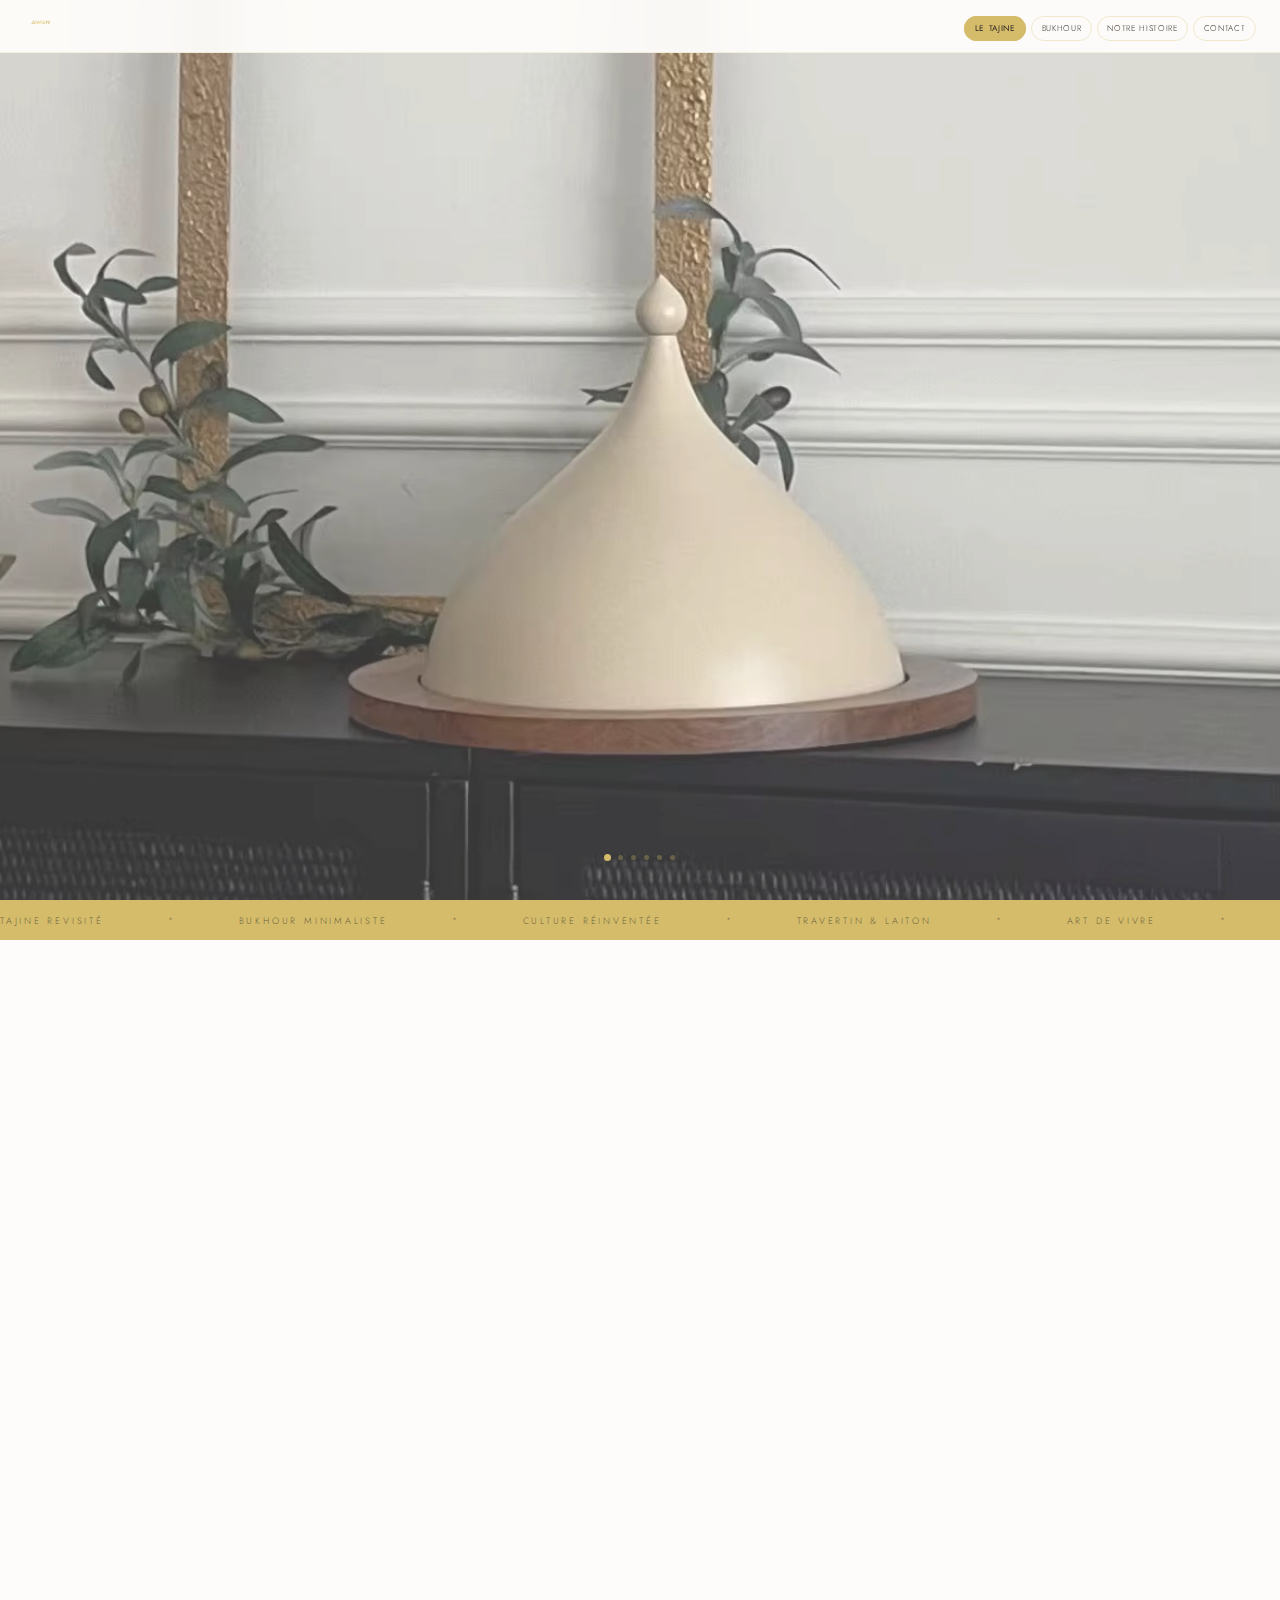
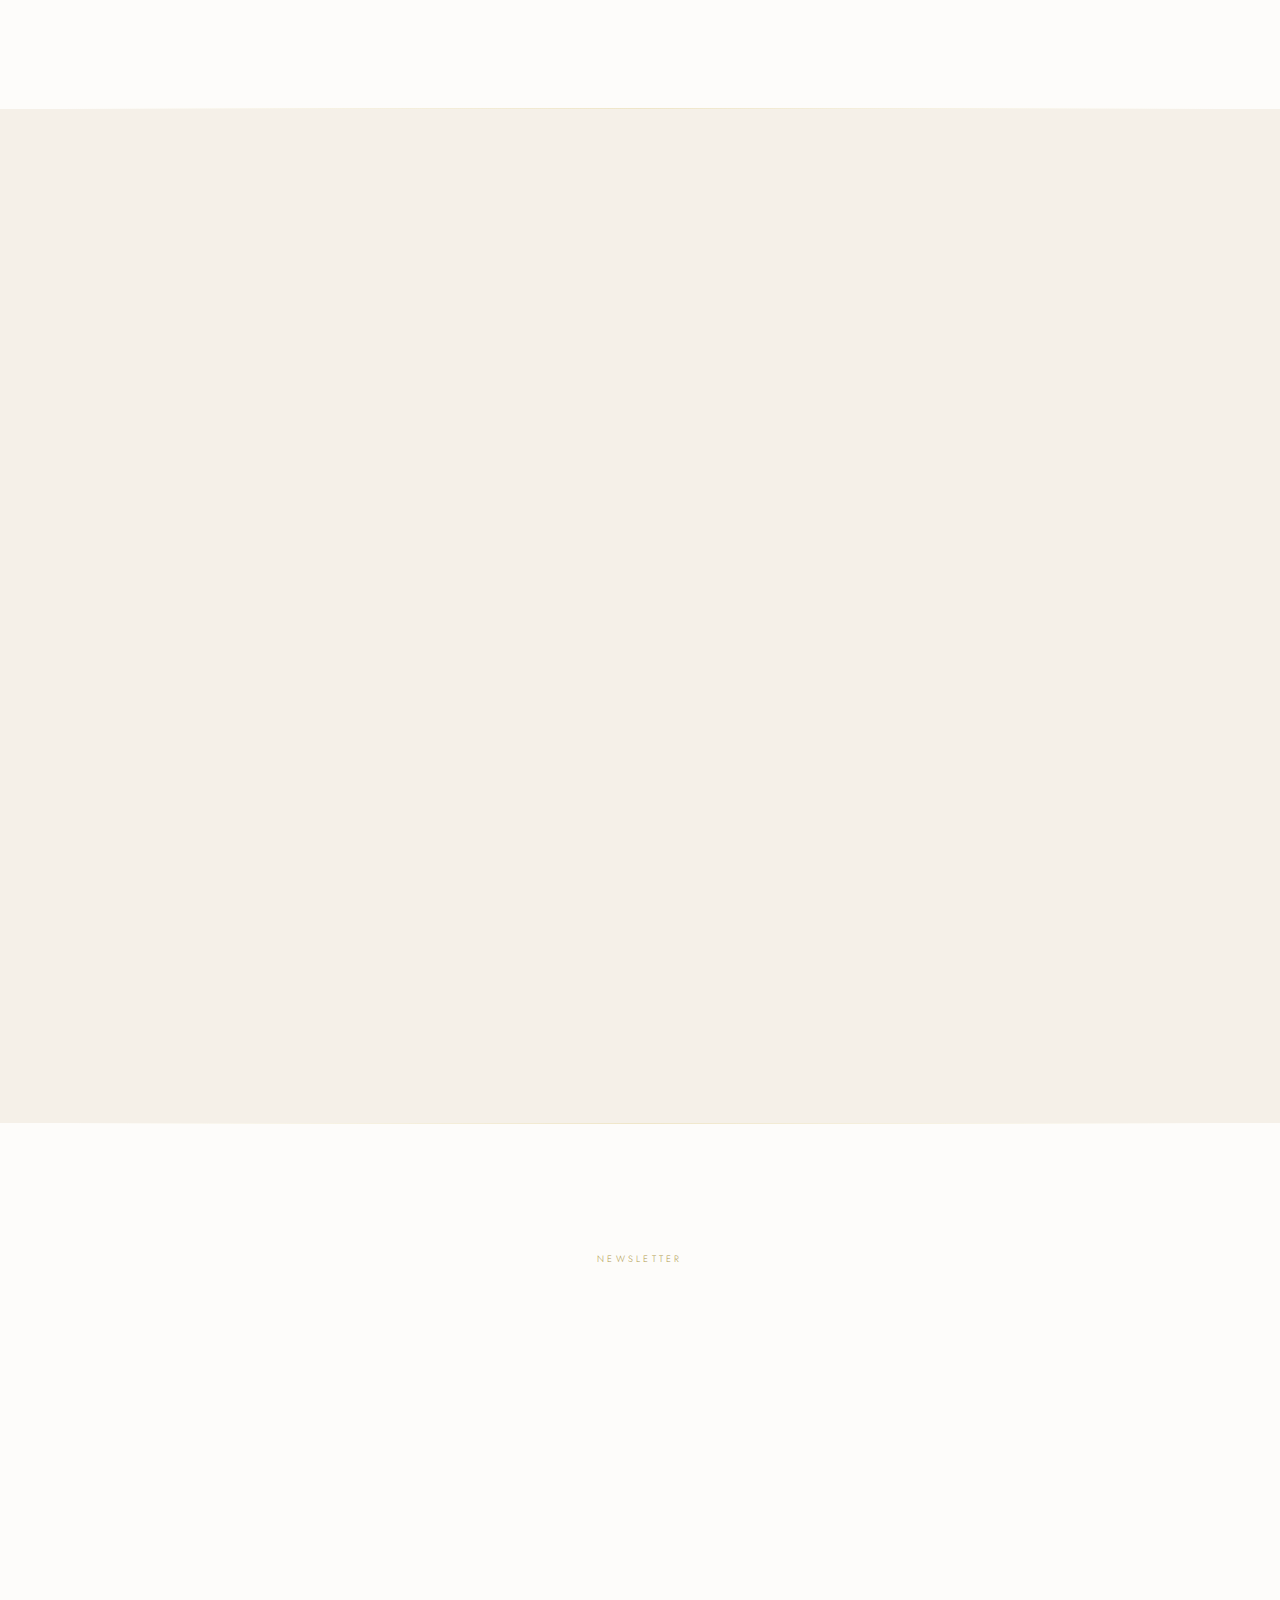
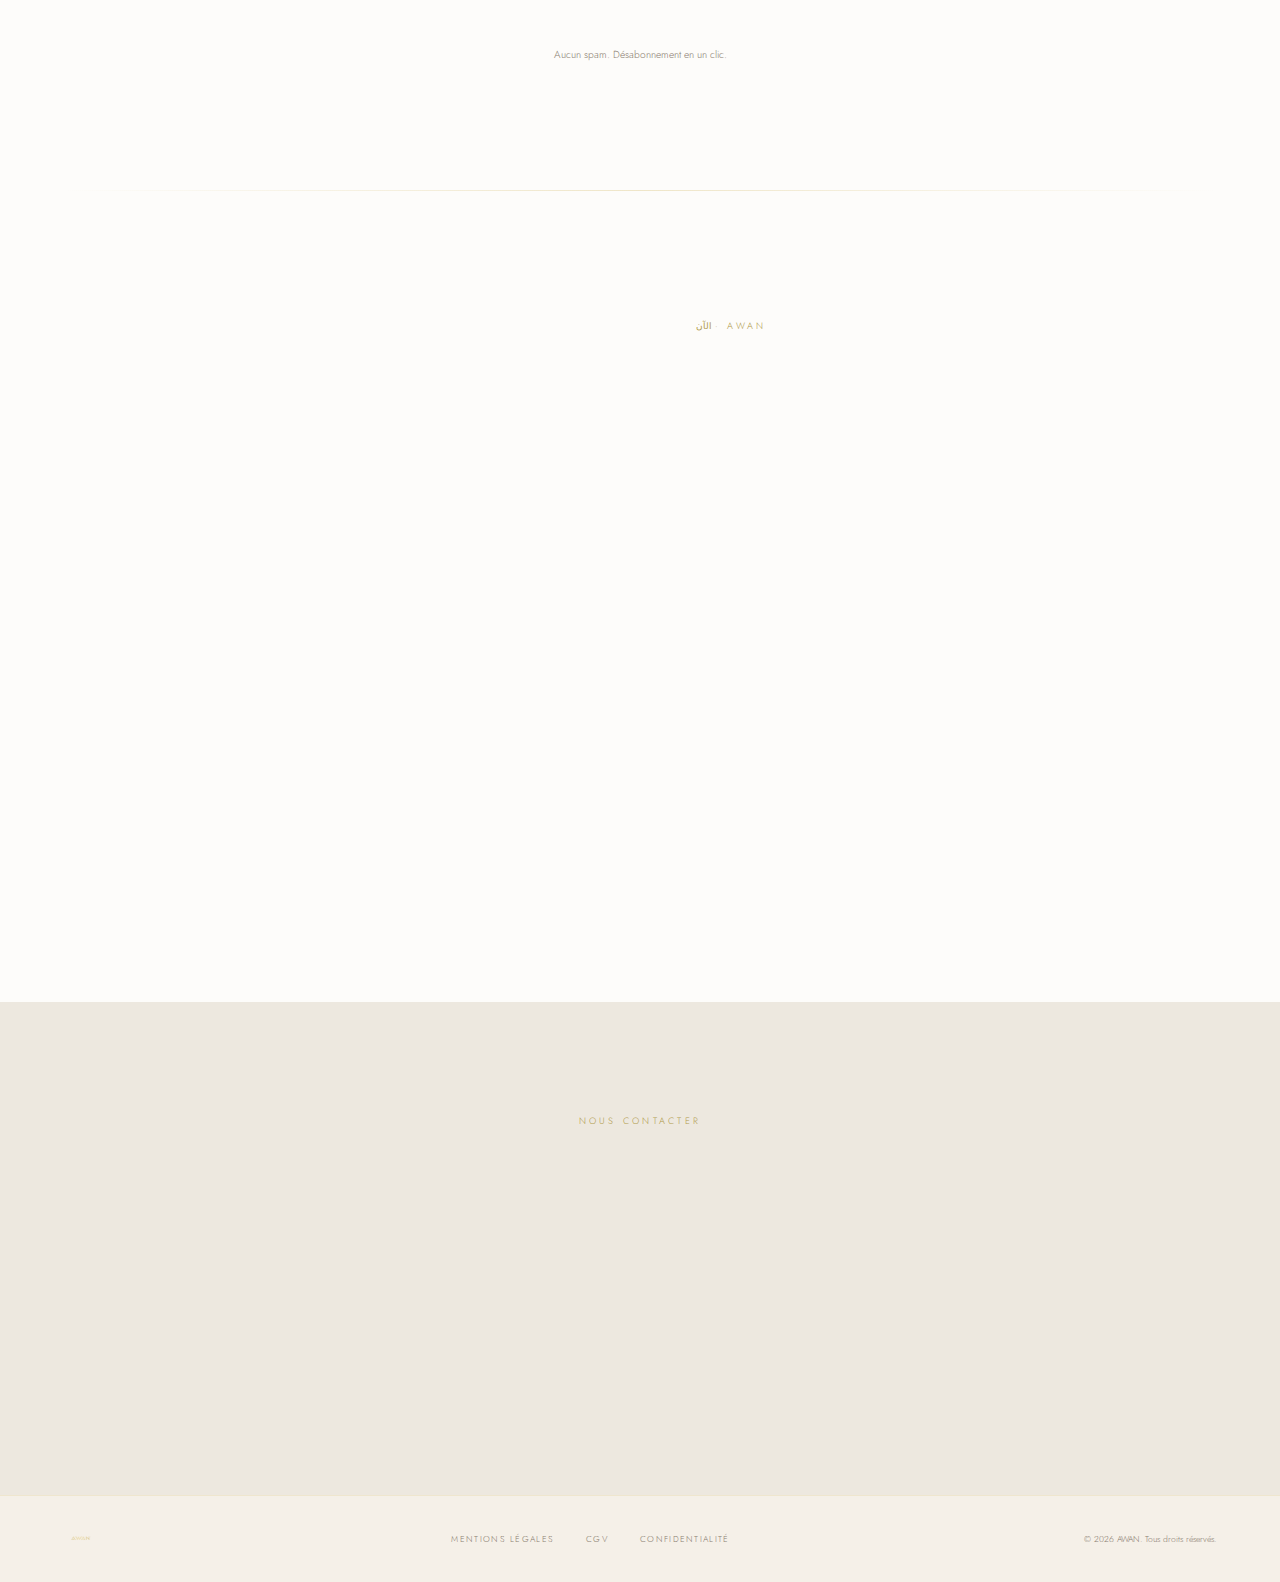
<file: index.html>
<!DOCTYPE html>

<html lang="fr">
<head>
<meta charset="UTF-8">
<meta name="viewport" content="width=device-width, initial-scale=1.0">
<title>AWAN — L'instant devient présent</title>
<link rel="preconnect" href="https://fonts.googleapis.com">
<link href="https://fonts.googleapis.com/css2?family=Cormorant+Garamond:ital,wght@0,300;0,400;1,300;1,400&family=Jost:wght@200;300;400&display=swap" rel="stylesheet">
<style>
:root{--gold:#D5BC6B;--gold-light:#EDD98A;--gold-dark:#B09A4A;--white:#FDFCFA;--cream:#F5F0E8;--greige:#EDE8DF;--charcoal:#2A2520;--text:#3D3530;--text-light:#8A7D70;}
*{margin:0;padding:0;box-sizing:border-box;}html{scroll-behavior:smooth;}
body{font-family:'Jost',sans-serif;background:var(--white);color:var(--text);font-weight:300;overflow-x:hidden;}
nav{position:fixed;top:0;left:0;right:0;z-index:100;display:flex;justify-content:space-between;align-items:center;padding:0.75rem 1.5rem;background:rgba(253,252,250,0.96);border-bottom:1px solid rgba(213,188,107,0.2);backdrop-filter:blur(12px);}
.nav-logo img{height:22px;flex-shrink:0;}
.nav-links{display:flex;gap:0.3rem;list-style:none;flex-wrap:nowrap;}
.nav-links a{font-size:0.52rem;letter-spacing:0.08em;text-transform:uppercase;color:var(--text);text-decoration:none;padding:0.32rem 0.6rem;border:1px solid rgba(213,188,107,0.3);border-radius:50px;transition:all 0.3s;white-space:nowrap;}
.nav-links a:hover{background:var(--cream);border-color:var(--gold);color:var(--gold-dark);}
.nav-links a.active{background:var(--gold);border-color:var(--gold);color:var(--charcoal);font-weight:400;}
.hero{height:100vh;position:relative;display:flex;flex-direction:column;align-items:center;justify-content:center;text-align:center;overflow:hidden;}
.slides{position:absolute;inset:0;z-index:0;}
.slide{position:absolute;inset:0;background-size:cover;background-position:center;opacity:0;transition:opacity 2s ease-in-out;}
.slide.active{opacity:1;}
.slides::after{content:'';position:absolute;inset:0;background:rgba(253,252,250,0.22);z-index:1;}
.hero-watermark{position:absolute;inset:0;z-index:2;display:flex;align-items:center;justify-content:center;pointer-events:none;}
.hero-watermark img{width:min(80vw,720px);opacity:0.06;filter:grayscale(1);}
.hero-content{position:relative;z-index:3;padding:0 1rem;}
.hero-eyebrow{font-size:0.6rem;letter-spacing:0.38em;text-transform:uppercase;color:var(--gold-dark);margin-bottom:2.5rem;opacity:0;animation:fadeUp 1s 0.3s forwards;}
.hero-logo-main{margin-bottom:2rem;}
.hero-logo-main img{width:clamp(320px,80vw,900px);height:auto;display:block;margin:0 auto;opacity:0;animation:fadeUp 1s 0.6s forwards;}
.hero-tagline{font-family:'Cormorant Garamond',serif;font-size:clamp(1.1rem,2.5vw,1.8rem);font-weight:300;font-style:italic;color:var(--charcoal);opacity:0;animation:fadeUp 1s 0.9s forwards;}
.gold-line{width:40px;height:1px;background:var(--gold);margin:1.8rem auto;opacity:0;animation:fadeIn 1s 1.1s forwards;}
.hero-sub{font-size:0.68rem;letter-spacing:0.28em;text-transform:uppercase;color:var(--text-light);margin-bottom:2.5rem;opacity:0;animation:fadeUp 1s 1.2s forwards;}
.hero-cta{display:inline-flex;align-items:center;gap:0.75rem;font-size:0.65rem;letter-spacing:0.2em;text-transform:uppercase;color:var(--charcoal);text-decoration:none;border:1px solid rgba(213,188,107,0.5);border-radius:50px;padding:0.9rem 2.2rem;transition:all 0.4s;opacity:0;animation:fadeUp 1s 1.4s forwards;background:rgba(253,252,250,0.8);backdrop-filter:blur(8px);}
.hero-cta:hover{background:var(--gold);border-color:var(--gold);}
.slide-dots{position:absolute;bottom:2.5rem;left:50%;transform:translateX(-50%);z-index:4;display:flex;gap:0.5rem;}
.sdot{width:5px;height:5px;border-radius:50%;background:rgba(213,188,107,0.3);transition:all 0.3s;cursor:pointer;}
.sdot.active{background:var(--gold);transform:scale(1.4);}
.marquee-wrap{overflow:hidden;padding:0.85rem 0;background:var(--gold);}
.marquee{display:flex;gap:4rem;animation:marquee 22s linear infinite;white-space:nowrap;}
.marquee span{font-size:0.58rem;letter-spacing:0.3em;text-transform:uppercase;color:rgba(42,37,32,0.65);flex-shrink:0;}
.marquee .dm{color:rgba(42,37,32,0.35);font-size:0.4rem;}
.sep-dore{height:1px;background:linear-gradient(to right,transparent,rgba(213,188,107,0.35),transparent);margin:0 4rem;}
.phare{padding:8rem 4rem;display:grid;grid-template-columns:1fr 1fr;gap:6rem;max-width:1200px;margin:0 auto;align-items:center;background:var(--white);}
.phare-gallery{display:grid;grid-template-columns:1fr 1fr;grid-template-rows:300px 200px;gap:6px;}
.phare-gallery .main-img{grid-column:1/3;overflow:hidden;}
.phare-gallery .main-img img,.phare-gallery .sub-img img{width:100%;height:100%;object-fit:cover;transition:transform 0.8s cubic-bezier(0.4,0,0.2,1);}
.phare-gallery .main-img:hover img,.phare-gallery .sub-img:hover img{transform:scale(1.04);}
.phare-gallery .sub-img{overflow:hidden;}
.phare-badge{display:inline-flex;align-items:center;gap:0.5rem;background:var(--gold);color:var(--charcoal);font-size:0.56rem;letter-spacing:0.2em;text-transform:uppercase;padding:0.32rem 0.85rem;border-radius:50px;margin-bottom:1.5rem;font-weight:400;}
.phare-badge::before{content:'✦';font-size:0.38rem;}
.phare-title{font-family:'Cormorant Garamond',serif;font-size:clamp(2.4rem,4vw,3.8rem);font-weight:300;line-height:1.05;color:var(--charcoal);margin-bottom:0.5rem;}
.phare-title em{font-style:italic;color:var(--gold-dark);}
.phare-subtitle{font-size:0.68rem;letter-spacing:0.18em;text-transform:uppercase;color:var(--text-light);margin-bottom:2rem;}
.phare-desc{font-size:0.85rem;line-height:2;color:var(--text-light);margin-bottom:2rem;}
.phare-features{display:flex;flex-direction:column;gap:0.65rem;margin-bottom:2.5rem;}
.phare-feature{display:flex;align-items:center;gap:0.8rem;font-size:0.7rem;color:var(--text);}
.phare-feature::before{content:'';width:16px;height:1px;background:var(--gold);flex-shrink:0;}
.phare-cta{display:inline-flex;align-items:center;gap:0.75rem;font-size:0.66rem;letter-spacing:0.2em;text-transform:uppercase;color:var(--charcoal);text-decoration:none;background:var(--gold);border:1px solid var(--gold);border-radius:50px;padding:1rem 2.5rem;transition:all 0.3s;}
.phare-cta:hover{background:var(--gold-dark);border-color:var(--gold-dark);}
.coeur{padding:8rem 4rem;background:var(--cream);}
.coeur-header{text-align:center;margin-bottom:4rem;}
.coeur-badge{display:inline-flex;align-items:center;gap:0.4rem;background:var(--white);color:var(--gold-dark);font-size:0.56rem;letter-spacing:0.2em;text-transform:uppercase;padding:0.32rem 0.85rem;border-radius:50px;border:1px solid rgba(213,188,107,0.4);margin-bottom:1.2rem;}
.coeur-badge::before{content:'♡';}
.section-label{font-size:0.58rem;letter-spacing:0.35em;text-transform:uppercase;color:var(--gold-dark);margin-bottom:0.8rem;display:block;}
.section-title{font-family:'Cormorant Garamond',serif;font-size:clamp(2rem,4vw,3rem);font-weight:300;line-height:1.2;color:var(--charcoal);margin-bottom:1rem;}
.section-title em{font-style:italic;color:var(--gold-dark);}
.section-sub{font-size:0.78rem;color:var(--text-light);line-height:1.9;max-width:480px;margin:0 auto;}
.bukhour-grid-4{display:grid;grid-template-columns:repeat(4,1fr);gap:16px;max-width:1200px;margin:0 auto;}
.bk-card{background:var(--white);border:1px solid rgba(213,188,107,0.12);overflow:hidden;display:flex;flex-direction:column;}
.bk-slider{position:relative;aspect-ratio:4/5;overflow:hidden;flex-shrink:0;}
.bk-slide{position:absolute;inset:0;background-size:cover;background-position:center top;opacity:0;transition:opacity 0.7s ease;}
.bk-slide.active{opacity:1;}
.bk-dots{position:absolute;bottom:0.8rem;left:50%;transform:translateX(-50%);display:flex;gap:0.4rem;z-index:2;}
.bk-dot{width:5px;height:5px;border-radius:50%;background:rgba(255,255,255,0.45);cursor:pointer;transition:all 0.3s;border:none;padding:0;}
.bk-dot.active{background:var(--gold);transform:scale(1.4);}
.bk-info{padding:1.3rem;flex:1;display:flex;flex-direction:column;}
.bk-mat{font-size:0.52rem;letter-spacing:0.22em;text-transform:uppercase;color:var(--gold-dark);margin-bottom:0.35rem;}
.bk-name{font-family:'Cormorant Garamond',serif;font-size:1.25rem;font-weight:300;color:var(--charcoal);margin-bottom:0.5rem;}
.bk-desc{font-size:0.68rem;line-height:1.75;color:var(--text-light);margin-bottom:0.9rem;flex:1;}
.soon-badge{display:inline-block;font-size:0.48rem;letter-spacing:0.18em;text-transform:uppercase;color:var(--gold-dark);border:1px solid rgba(213,188,107,0.4);padding:0.26rem 0.6rem;border-radius:50px;background:var(--cream);}
.waitlist{padding:8rem 4rem;text-align:center;background:var(--white);}
.waitlist-inner{max-width:580px;margin:0 auto;}
.waitlist .section-title{color:var(--gold);}
.waitlist .section-title em{color:var(--gold-dark);}
.discount-pill{display:inline-flex;align-items:center;gap:0.6rem;background:var(--gold);color:var(--charcoal);font-size:0.72rem;letter-spacing:0.1em;text-transform:uppercase;padding:0.55rem 1.4rem;border-radius:50px;margin:1rem 0 2rem;font-weight:400;}
.discount-pill strong{font-size:1.1rem;font-family:'Cormorant Garamond',serif;font-weight:400;}
.form-row{display:flex;max-width:460px;margin:0 auto;border:1px solid rgba(213,188,107,0.4);border-radius:50px;overflow:hidden;}
.form-row input{flex:1;padding:1rem 1.5rem;border:none;background:transparent;font-family:'Jost',sans-serif;font-size:0.78rem;color:var(--charcoal);outline:none;}
.form-row input::placeholder{color:var(--text-light);}
.form-row button{padding:1rem 1.8rem;background:var(--gold);color:var(--charcoal);border:none;font-family:'Jost',sans-serif;font-size:0.58rem;letter-spacing:0.18em;text-transform:uppercase;cursor:pointer;transition:background 0.3s;white-space:nowrap;border-radius:0 50px 50px 0;}
.form-row button:hover{background:var(--gold-dark);}
.form-note{margin-top:1rem;font-size:0.64rem;color:var(--text-light);}
.success-msg{display:none;font-size:0.68rem;letter-spacing:0.12em;color:var(--gold-dark);margin-top:1.2rem;text-transform:uppercase;}
.about-wrap{padding:8rem 4rem;background:var(--white);display:grid;grid-template-columns:1fr 1fr;gap:7rem;max-width:1100px;margin:0 auto;align-items:center;}
.about-visual{position:relative;height:500px;display:flex;align-items:center;justify-content:center;}
.about-rect-bg{position:absolute;inset:0;background:var(--cream);border:1px solid rgba(213,188,107,0.15);}
.about-logo-big{position:relative;z-index:2;width:72%;opacity:0.5;filter:drop-shadow(0 4px 24px rgba(213,188,107,0.15));}
.about-gold-dot{position:absolute;bottom:2rem;right:2rem;width:8px;height:8px;border-radius:50%;background:var(--gold);z-index:3;}
.about-quote{font-family:'Cormorant Garamond',serif;font-size:1.05rem;font-style:italic;color:var(--gold-dark);margin-bottom:2rem;line-height:1.8;}
.about-body{font-size:0.82rem;line-height:2.1;color:var(--text-light);margin-bottom:2rem;}
.about-values{display:flex;flex-direction:column;gap:0.75rem;}
.value-item{display:flex;align-items:center;gap:1rem;font-size:0.7rem;color:var(--text);}
.value-item::before{content:'';width:18px;height:1px;background:var(--gold);flex-shrink:0;}
.contact{padding:7rem 4rem;background:var(--greige);text-align:center;}
.contact .section-title{color:var(--charcoal);}
.contact .section-title em{color:var(--gold-dark);}
.contact-links{display:flex;justify-content:center;gap:1.2rem;margin-top:3rem;flex-wrap:wrap;}
.contact-link{font-size:0.65rem;letter-spacing:0.18em;text-transform:uppercase;color:var(--text-light);text-decoration:none;transition:all 0.3s;display:flex;flex-direction:column;align-items:center;gap:0.5rem;padding:1rem 1.8rem;border:1px solid rgba(213,188,107,0.35);border-radius:50px;background:var(--white);}
.contact-link:hover{color:var(--gold-dark);border-color:var(--gold);}
.contact-icon{font-size:1rem;}
footer{padding:2rem 4rem;background:var(--cream);border-top:1px solid rgba(213,188,107,0.2);display:flex;justify-content:space-between;align-items:center;}
footer img{height:22px;opacity:0.6;}
.footer-links{display:flex;gap:2rem;}
.footer-links a{font-size:0.54rem;letter-spacing:0.15em;text-transform:uppercase;color:var(--text-light);text-decoration:none;transition:color 0.3s;}
.footer-links a:hover{color:var(--gold-dark);}
.footer-copy{font-size:0.54rem;color:var(--text-light);}
@keyframes fadeUp{from{opacity:0;transform:translateY(22px);}to{opacity:1;transform:translateY(0);}}
@keyframes fadeIn{from{opacity:0;}to{opacity:1;}}
@keyframes marquee{from{transform:translateX(0);}to{transform:translateX(-50%);}}
@keyframes floatLinen{0%,100%{transform:translateY(0);}50%{transform:translateY(-7px);}}
.drift{opacity:0;transform:translateY(34px);transition:opacity 1.2s cubic-bezier(0.22,1,0.36,1),transform 1.2s cubic-bezier(0.22,1,0.36,1);}
.drift.d2{transition-delay:0.13s;}.drift.d3{transition-delay:0.26s;}.drift.d4{transition-delay:0.39s;}
.drift.visible{opacity:1;transform:translateY(0);}
@media(max-width:768px){
  nav{padding:0.8rem 1rem;}.nav-links{gap:0.3rem;}.nav-links a{padding:0.3rem 0.6rem;font-size:0.55rem;}
  .hero-logo-main img{width:clamp(220px,80vw,440px);}
  .phare{grid-template-columns:1fr;gap:2.5rem;padding:5rem 1.5rem;}
  .phare-gallery{grid-template-rows:240px 160px;}
  .coeur{padding:5rem 1.5rem;}
  .bukhour-grid-4{grid-template-columns:1fr 1fr;gap:10px;}
  .about-wrap{grid-template-columns:1fr;gap:3rem;padding:5rem 1.5rem;}
  .about-visual{height:260px;}
  .waitlist,.contact{padding:5rem 1.5rem;}
  .sep-dore{margin:0 1.5rem;}
  footer{flex-direction:column;gap:1rem;padding:1.5rem;text-align:center;}
}
</style>
</head>
<body>

<nav>
  <a href="#" class="nav-logo"><img src="logo.png" alt="AWAN"></a>
  <ul class="nav-links">
    <li><a href="#phare" class="active">Le Tajine</a></li>
    <li><a href="#coeur">Bukhour</a></li>
    <li><a href="#about">Notre histoire</a></li>
    <li><a href="#contact">Contact</a></li>
  </ul>
</nav>

<section class="hero">
  <div class="slides" id="slides">
    <div class="slide active" style="background-image:url('tajine1.jpg')"></div>
    <div class="slide" style="background-image:url('tajine2.jpg')"></div>
    <div class="slide" style="background-image:url('tajine3.jpg')"></div>
    <div class="slide" style="background-image:url('sphere1.jpg')"></div>
    <div class="slide" style="background-image:url('coupelle1.jpg')"></div>
    <div class="slide" style="background-image:url('minaret1.jpg')"></div>
  </div>
  <div class="hero-watermark"><img src="logo.png" alt=""></div>
  <div class="hero-content">
    <p class="hero-eyebrow">Réinventer la culture · Art de vivre minimaliste</p>
    <div class="hero-logo-main"><img src="logo.png" alt="AWAN"></div>
    <p class="hero-tagline">L'instant devient présent</p>
    <div class="gold-line"></div>
    <p class="hero-sub">الآن · Objets d'âme, esthétique épurée</p>
    <a href="#phare" class="hero-cta">Découvrir la collection</a>
  </div>
  <div class="slide-dots" id="dots"></div>
</section>

<div class="marquee-wrap">
  <div class="marquee">
    <span>Tajine Revisité</span><span class="dm">✦</span><span>Bukhour Minimaliste</span><span class="dm">✦</span><span>Culture Réinventée</span><span class="dm">✦</span><span>Travertin & Laiton</span><span class="dm">✦</span><span>Art de Vivre</span><span class="dm">✦</span><span>الآن · AWAN</span><span class="dm">✦</span><span>Tajine Revisité</span><span class="dm">✦</span><span>Bukhour Minimaliste</span><span class="dm">✦</span><span>Culture Réinventée</span><span class="dm">✦</span><span>Travertin & Laiton</span><span class="dm">✦</span><span>Art de Vivre</span><span class="dm">✦</span><span>الآن · AWAN</span><span class="dm">✦</span>
  </div>
</div>

<section id="phare">
  <div class="phare">
    <div class="phare-gallery drift">
      <div class="main-img"><img src="tajine2.jpg" alt="Le Tajine AWAN"></div>
      <div class="sub-img"><img src="tajine1.jpg" alt="Le Tajine AWAN"></div>
      <div class="sub-img"><img src="tajine3.jpg" alt="Le Tajine AWAN"></div>
    </div>
    <div class="phare-text drift d2">
      <div class="phare-badge">Produit Phare</div>
      <h2 class="phare-title">Le Tajine<br><em>Revisité</em></h2>
      <p class="phare-subtitle">Céramique matte · Base bois massif</p>
      <p class="phare-desc">La forme millénaire du tajine, dépouillée de l'ornement, révélée dans sa pureté. Un objet double — décor le jour, art de table le soir. La mémoire de la culture marocaine traduite dans le langage du minimalisme contemporain.</p>
      <div class="phare-features">
        <div class="phare-feature">Céramique matte off-white, finition lisse</div>
        <div class="phare-feature">Base en bois massif naturel</div>
        <div class="phare-feature">Déco & art de table — usage double</div>
        <div class="phare-feature">Pièce unique, petite série</div>
      </div>
      <a href="#waitlist" class="phare-cta">Rejoindre la liste d'attente</a>
    </div>
  </div>
</section>

<div class="sep-dore"></div>

<section class="coeur" id="coeur">
  <div class="coeur-header drift">
    <div class="coeur-badge">Coup de Cœur</div>
    <h2 class="section-title">Supports <em>Bukhour</em></h2>
    <p class="section-sub">Le rituel de l'encens réinventé. Travertin brut, laiton doré, formes architecturales — pour que chaque moment de présence devienne un acte de beauté.</p>
  </div>
  <div class="bukhour-grid-4">
    <div class="bk-card drift d2">
      <div class="bk-slider" id="bk1">
        <div class="bk-slide active" style="background-image:url('sphere1.jpg')"></div>
        <div class="bk-slide" style="background-image:url('sphere2.jpg')"></div>
        <div class="bk-slide" style="background-image:url('sphere3.jpg')"></div>
        <div class="bk-dots">
          <span class="bk-dot active" onclick="bkGo('bk1',0)"></span>
          <span class="bk-dot" onclick="bkGo('bk1',1)"></span>
          <span class="bk-dot" onclick="bkGo('bk1',2)"></span>
        </div>
      </div>
      <div class="bk-info">
        <p class="bk-mat">Travertin · Bois massif</p>
        <h3 class="bk-name">La Sphère</h3>
        <p class="bk-desc">Deux matières, une forme universelle. Le bois chaud sur le travertin brut — un objet qui appartient à tous les espaces.</p>
        <span class="soon-badge">Bientôt</span>
      </div>
    </div>
    <div class="bk-card drift d3">
      <div class="bk-slider" id="bk2">
        <div class="bk-slide active" style="background-image:url('coupelle1.jpg')"></div>
        <div class="bk-slide" style="background-image:url('coupelle2.jpg')"></div>
        <div class="bk-dots">
          <span class="bk-dot active" onclick="bkGo('bk2',0)"></span>
          <span class="bk-dot" onclick="bkGo('bk2',1)"></span>
        </div>
      </div>
      <div class="bk-info">
        <p class="bk-mat">Travertin · Laiton ajouré</p>
        <h3 class="bk-name">La Coupelle</h3>
        <p class="bk-desc">La coupole de laiton découpée laisse la fumée s'échapper comme un voile. Minimalisme et spiritualité en un seul geste.</p>
        <span class="soon-badge">Bientôt</span>
      </div>
    </div>
    <div class="bk-card drift d4">
      <div class="bk-slider" id="bk3">
        <div class="bk-slide active" style="background-image:url('colonne1.jpg')"></div>
        <div class="bk-dots"><span class="bk-dot active" onclick="bkGo('bk3',0)"></span></div>
      </div>
      <div class="bk-info">
        <p class="bk-mat">Travertin · Laiton · Coupole</p>
        <h3 class="bk-name">La Colonne</h3>
        <p class="bk-desc">Silhouette architecturale, deux versions — travertin blanc ou marbre rose. Une sculpture qui brûle l'encens avec élégance.</p>
        <span class="soon-badge">Bientôt</span>
      </div>
    </div>
    <div class="bk-card drift d4">
      <div class="bk-slider" id="bk4">
        <div class="bk-slide active" style="background-image:url('minaret1.jpg')"></div>
        <div class="bk-slide" style="background-image:url('minaret2.jpg')"></div>
        <div class="bk-dots">
          <span class="bk-dot active" onclick="bkGo('bk4',0)"></span>
          <span class="bk-dot" onclick="bkGo('bk4',1)"></span>
        </div>
      </div>
      <div class="bk-info">
        <p class="bk-mat">Travertin sculpté · Anneau laiton</p>
        <h3 class="bk-name">La Tour Minaret</h3>
        <p class="bk-desc">Inspirée de l'architecture mosquée, sculptée dans le travertin. La fumée monte par les arches — un rituel qui devient un tableau.</p>
        <span class="soon-badge">Bientôt</span>
      </div>
    </div>
  </div>
</section>

<div class="sep-dore"></div>

<section class="waitlist" id="waitlist">
  <div class="waitlist-inner">
    <span class="section-label">Newsletter</span>
    <h2 class="section-title drift">Soyez les <em>premiers</em><br>à découvrir AWAN</h2>
    <div class="discount-pill drift d2"><strong>−10%</strong>&nbsp; offerts sur votre première commande</div>
    <p class="about-body drift d3" style="font-size:0.8rem;line-height:2;color:var(--text-light);margin-bottom:2rem;">Inscrivez-vous à la newsletter AWAN. Recevez en avant-première nos lancements, des offres exclusives et des histoires autour de l'art de vivre.</p>
    <div class="form-row drift d4">
      <input type="email" id="email-input" placeholder="Votre adresse email">
      <button onclick="handleSubmit()">Rejoindre</button>
    </div>
    <p class="form-note">Aucun spam. Désabonnement en un clic.</p>
    <p class="success-msg" id="success-msg">✦ Bienvenue — Votre code −10% vous sera envoyé par email.</p>
  </div>
</section>

<div class="sep-dore"></div>

<section id="about">
  <div class="about-wrap">
    <div class="about-visual drift">
      <div class="about-rect-bg"></div>
      <img class="about-logo-big" src="logo.png" alt="AWAN">
      <div class="about-gold-dot"></div>
    </div>
    <div class="about-text">
      <span class="section-label">الآن · AWAN</span>
      <h2 class="section-title drift" style="margin-bottom:1.5rem;">L'instant <em>présent</em>,<br>comme art de vivre</h2>
      <p class="about-quote drift d2">"الآن — AWAN. L'instant, en arabe littéraire. Une invitation à être ici, maintenant, chez soi."</p>
      <p class="about-body drift d3">Dans un monde qui n'arrête pas d'accélérer, AWAN est né d'un désir simple : ralentir. Se reconnecter à l'instant présent. Habiter vraiment son espace plutôt que de le traverser.<br><br>Chaque objet AWAN est choisi pour sa capacité à ancrer — à rappeler que la maison n'est pas un décor, mais un sanctuaire. Un lieu où l'on revient à soi.</p>
      <div class="about-values drift d4">
        <div class="value-item">L'instant présent comme philosophie</div>
        <div class="value-item">Culture réinventée, minimalisme assumé</div>
        <div class="value-item">Matières nobles — travertin, bois, laiton</div>
        <div class="value-item">Qualité et intention non négociables</div>
      </div>
    </div>
  </div>
</section>

<section class="contact" id="contact">
  <span class="section-label">Nous Contacter</span>
  <h2 class="section-title drift">Une question ?<br><em>On est là.</em></h2>
  <div class="contact-links drift d2">
    <a href="mailto:contact@awan-studio.com" class="contact-link"><span class="contact-icon">✉</span>contact@awan-studio.com</a>
    <a href="https://instagram.com" class="contact-link" target="_blank"><span class="contact-icon">◎</span>Instagram</a>
  </div>
</section>

<footer>
  <img src="logo.png" alt="AWAN">
  <div class="footer-links">
    <a href="#">Mentions légales</a>
    <a href="#">CGV</a>
    <a href="#">Confidentialité</a>
  </div>
  <span class="footer-copy">© 2026 AWAN. Tous droits réservés.</span>
</footer>

<script>
function bkGo(id,i){const s=document.getElementById(id);s.querySelectorAll('.bk-slide').forEach((e,j)=>e.classList.toggle('active',j===i));s.querySelectorAll('.bk-dot').forEach((e,j)=>e.classList.toggle('active',j===i));}
const slides=document.querySelectorAll('.slide');const dc=document.getElementById('dots');let cur=0;
slides.forEach((_,i)=>{const d=document.createElement('div');d.className='sdot'+(i===0?' active':'');d.onclick=()=>goTo(i);dc.appendChild(d);});
function goTo(n){slides[cur].classList.remove('active');dc.children[cur].classList.remove('active');cur=n;slides[cur].classList.add('active');dc.children[cur].classList.add('active');}
setInterval(()=>goTo((cur+1)%slides.length),5000);
const secs=document.querySelectorAll('section[id]');const nls=document.querySelectorAll('.nav-links a');
window.addEventListener('scroll',()=>{let p=window.scrollY+120;secs.forEach(s=>{if(p>=s.offsetTop&&p<s.offsetTop+s.offsetHeight)nls.forEach(a=>a.classList.toggle('active',a.getAttribute('href')==='#'+s.id));});});
function handleSubmit(){const i=document.getElementById('email-input');const m=document.getElementById('success-msg');if(i.value&&i.value.includes('@')){i.parentElement.style.opacity='0.4';i.parentElement.style.pointerEvents='none';m.style.display='block';}else{i.style.outline='1px solid rgba(213,188,107,0.8)';i.placeholder='Entrez un email valide';}}
document.querySelectorAll('a[href^="#"]').forEach(a=>a.addEventListener('click',e=>{const t=document.querySelector(a.getAttribute('href'));if(t){e.preventDefault();t.scrollIntoView({behavior:'smooth'});}}));
const obs=new IntersectionObserver(entries=>{entries.forEach(e=>{if(e.isIntersecting){e.target.classList.add('visible');obs.unobserve(e.target);}});},{threshold:0.07,rootMargin:'0px 0px -30px 0px'});
document.querySelectorAll('.drift').forEach(el=>obs.observe(el));
</script>

</body>
</html>
</file>
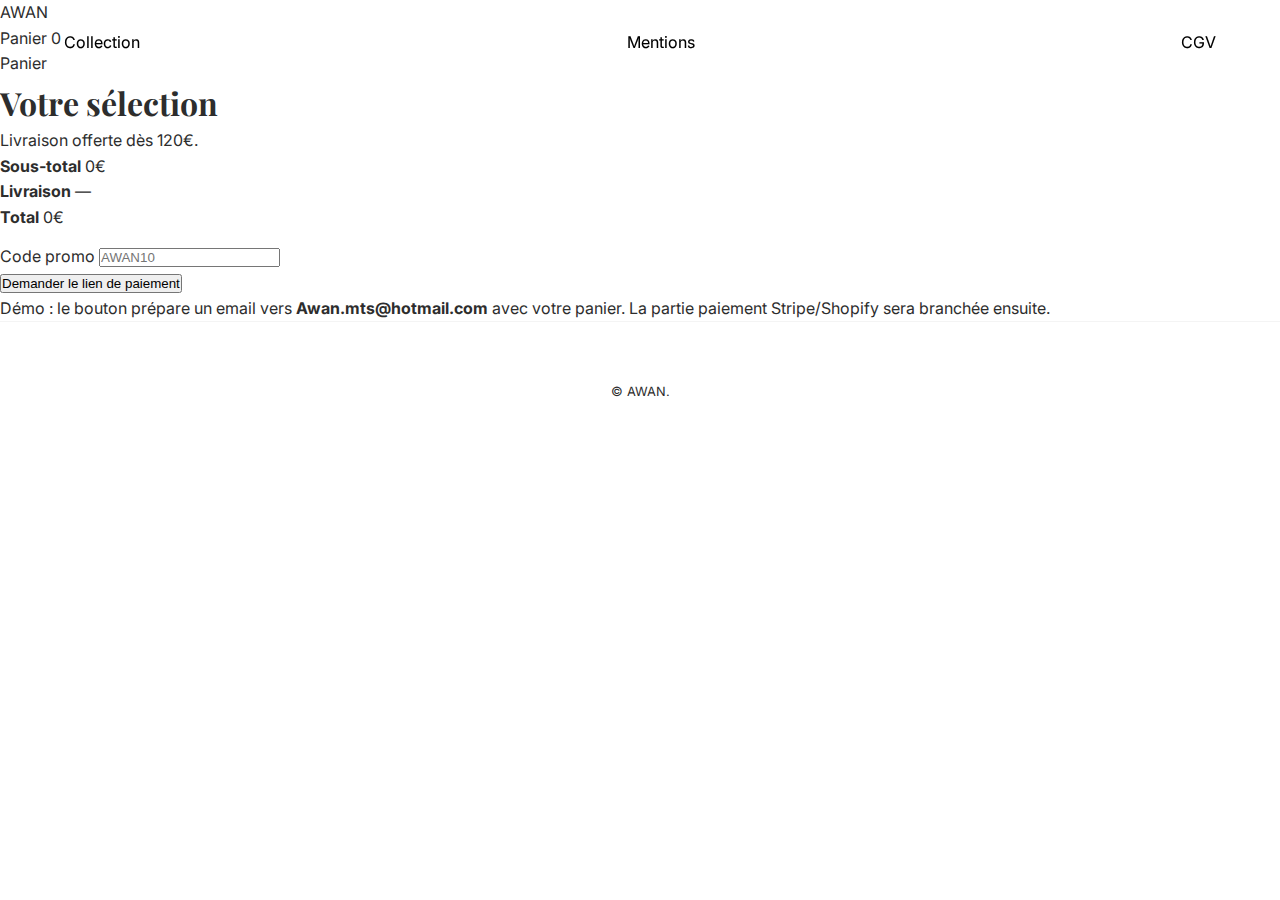
<file: cart.html>
<!doctype html>
<html lang="fr">
<head>
  <meta charset="utf-8" />
  <meta name="viewport" content="width=device-width,initial-scale=1" />
  <title>AWAN — Panier</title>
  <meta name="description" content="Panier AWAN." />

  <link rel="preconnect" href="https://fonts.googleapis.com">
  <link rel="preconnect" href="https://fonts.gstatic.com" crossorigin>
  <link href="https://fonts.googleapis.com/css2?family=Inter:wght@300;400;500;600&family=Playfair+Display:wght@500;600&display=swap" rel="stylesheet">
  <link rel="stylesheet" href="css/style.css" />
</head>

<body>
  <header class="topbar">
    <div class="wrap topbar-inner">
      <a class="brand" href="index.html"><span class="dot"></span><span>AWAN</span></a>
      <nav class="nav">
        <a class="pill" href="collection.html">Collection</a>
        <a class="pill" href="legal.html">Mentions</a>
        <a class="pill" href="cgv.html">CGV</a>
      </nav>
      <div class="right">
        <a class="pill pill--gold" href="cart.html">Panier <span class="count" id="cartCount">0</span></a>
      </div>
    </div>
  </header>

  <main class="wrap">
    <section class="section">
      <div class="section-head">
        <div>
          <div class="kicker"><span class="kline"></span> Panier</div>
          <h1 class="h1">Votre sélection</h1>
          <p class="lead">Livraison offerte dès <span class="gold">120€</span>.</p>
        </div>
      </div>

      <div class="cart">
        <div class="cart-lines" id="cartLines"></div>

        <aside class="cart-summary">
          <div class="card pad">
            <div class="row"><b>Sous-total</b> <span id="subtotal">0€</span></div>
            <div class="row"><b>Livraison</b> <span id="shipping">—</span></div>
            <div class="row row-total"><b>Total</b> <span id="total">0€</span></div>

            <div class="field" style="margin-top:14px;">
              <label for="coupon">Code promo</label>
              <input id="coupon" type="text" placeholder="AWAN10" />
              <p class="fineprint" id="couponNote"></p>
            </div>

            <button class="btn btn--gold" id="checkout">Demander le lien de paiement</button>
            <p class="fineprint">
              Démo : le bouton prépare un email vers <b>Awan.mts@hotmail.com</b> avec votre panier.
              La partie paiement Stripe/Shopify sera branchée ensuite.
            </p>
          </div>
        </aside>
      </div>
    </section>

    <footer class="footer">
      <p class="fineprint">© <span id="year"></span> AWAN.</p>
    </footer>
  </main>

  <script src="js/data.js"></script>
  <script src="js/app.js"></script>
</body>
</html>
</file>
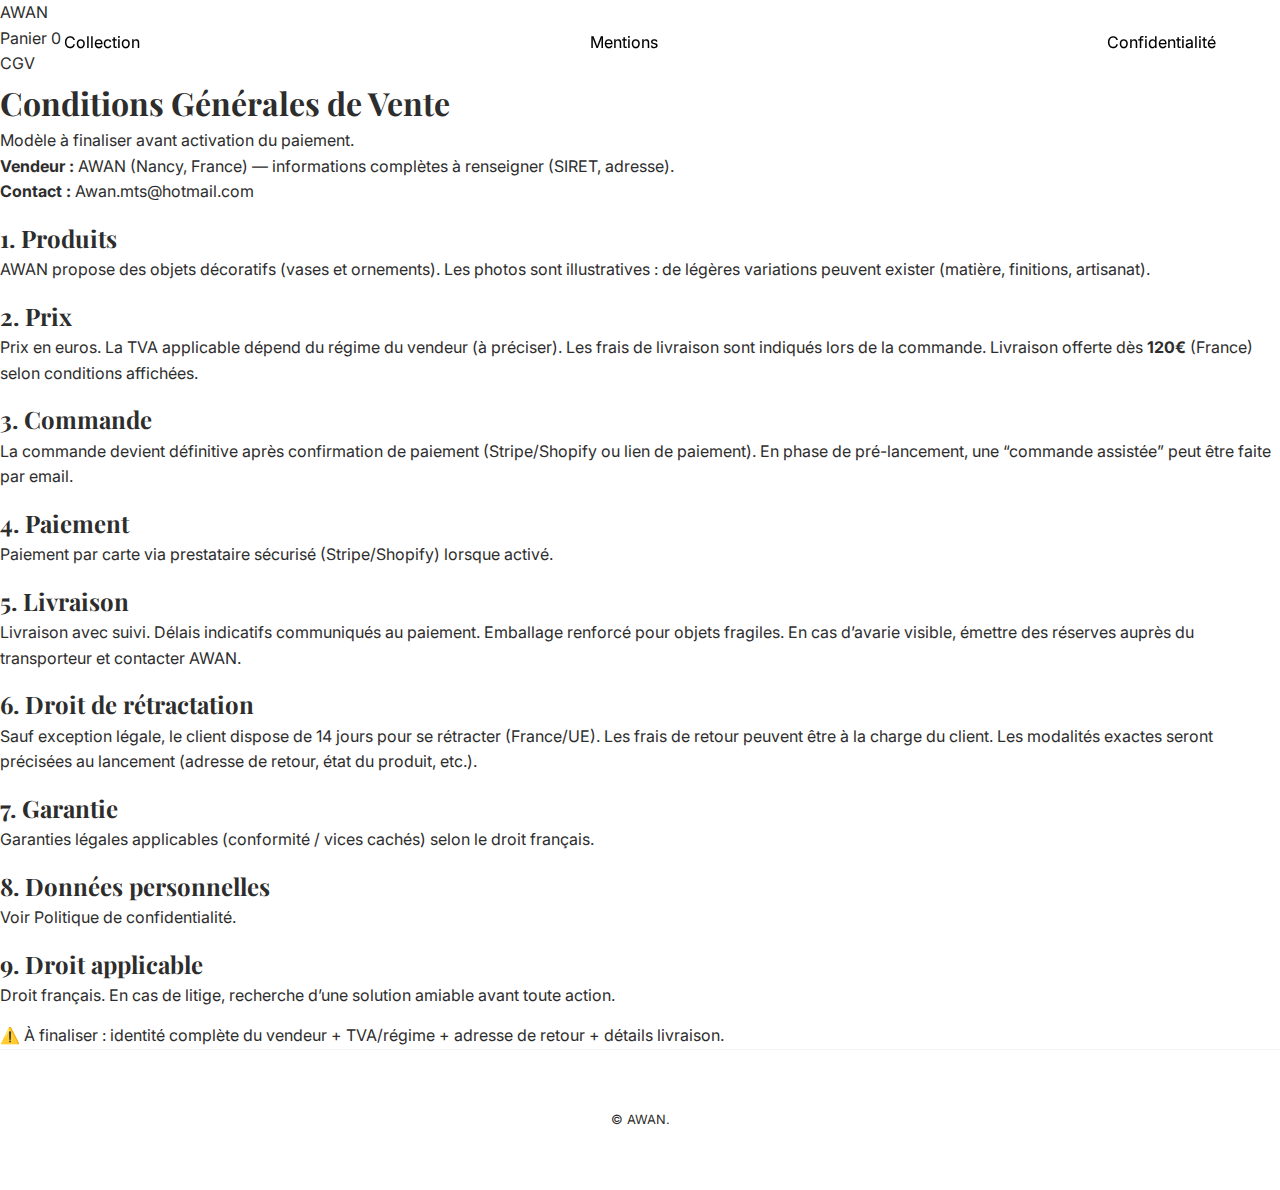
<file: cgv.html>
<!doctype html>
<html lang="fr">
<head>
  <meta charset="utf-8" />
  <meta name="viewport" content="width=device-width,initial-scale=1" />
  <title>AWAN — CGV</title>
  <meta name="description" content="Conditions Générales de Vente AWAN." />
  <link rel="preconnect" href="https://fonts.googleapis.com">
  <link rel="preconnect" href="https://fonts.gstatic.com" crossorigin>
  <link href="https://fonts.googleapis.com/css2?family=Inter:wght@300;400;500;600&family=Playfair+Display:wght@500;600&display=swap" rel="stylesheet">
  <link rel="stylesheet" href="css/style.css" />
</head>

<body>
  <header class="topbar">
    <div class="wrap topbar-inner">
      <a class="brand" href="index.html"><span class="dot"></span><span>AWAN</span></a>
      <nav class="nav">
        <a class="pill" href="collection.html">Collection</a>
        <a class="pill" href="legal.html">Mentions</a>
        <a class="pill" href="privacy.html">Confidentialité</a>
      </nav>
      <div class="right">
        <a class="pill" href="cart.html">Panier <span class="count" id="cartCount">0</span></a>
      </div>
    </div>
  </header>

  <main class="wrap">
    <section class="section">
      <div class="section-head">
        <div>
          <div class="kicker"><span class="kline"></span> CGV</div>
          <h1 class="h1">Conditions Générales de Vente</h1>
          <p class="lead">Modèle à finaliser avant activation du paiement.</p>
        </div>
      </div>

      <div class="card pad">
        <p class="muted">
          <b>Vendeur :</b> AWAN (Nancy, France) — informations complètes à renseigner (SIRET, adresse).<br/>
          <b>Contact :</b> <a href="mailto:Awan.mts@hotmail.com">Awan.mts@hotmail.com</a>
        </p>

        <h2 class="h2" style="margin-top:14px;">1. Produits</h2>
        <p class="muted">
          AWAN propose des objets décoratifs (vases et ornements). Les photos sont illustratives :
          de légères variations peuvent exister (matière, finitions, artisanat).
        </p>

        <h2 class="h2" style="margin-top:14px;">2. Prix</h2>
        <p class="muted">
          Prix en euros. La TVA applicable dépend du régime du vendeur (à préciser). Les frais de livraison sont indiqués lors de la commande.
          Livraison offerte dès <b>120€</b> (France) selon conditions affichées.
        </p>

        <h2 class="h2" style="margin-top:14px;">3. Commande</h2>
        <p class="muted">
          La commande devient définitive après confirmation de paiement (Stripe/Shopify ou lien de paiement). En phase de pré-lancement,
          une “commande assistée” peut être faite par email.
        </p>

        <h2 class="h2" style="margin-top:14px;">4. Paiement</h2>
        <p class="muted">
          Paiement par carte via prestataire sécurisé (Stripe/Shopify) lorsque activé.
        </p>

        <h2 class="h2" style="margin-top:14px;">5. Livraison</h2>
        <p class="muted">
          Livraison avec suivi. Délais indicatifs communiqués au paiement. Emballage renforcé pour objets fragiles.
          En cas d’avarie visible, émettre des réserves auprès du transporteur et contacter AWAN.
        </p>

        <h2 class="h2" style="margin-top:14px;">6. Droit de rétractation</h2>
        <p class="muted">
          Sauf exception légale, le client dispose de 14 jours pour se rétracter (France/UE). Les frais de retour peuvent être à la charge du client.
          Les modalités exactes seront précisées au lancement (adresse de retour, état du produit, etc.).
        </p>

        <h2 class="h2" style="margin-top:14px;">7. Garantie</h2>
        <p class="muted">
          Garanties légales applicables (conformité / vices cachés) selon le droit français.
        </p>

        <h2 class="h2" style="margin-top:14px;">8. Données personnelles</h2>
        <p class="muted">
          Voir <a href="privacy.html">Politique de confidentialité</a>.
        </p>

        <h2 class="h2" style="margin-top:14px;">9. Droit applicable</h2>
        <p class="muted">
          Droit français. En cas de litige, recherche d’une solution amiable avant toute action.
        </p>

        <p class="fineprint" style="margin-top:14px;">
          ⚠️ À finaliser : identité complète du vendeur + TVA/régime + adresse de retour + détails livraison.
        </p>
      </div>
    </section>

    <footer class="footer">
      <p class="fineprint">© <span id="year"></span> AWAN.</p>
    </footer>
  </main>

  <script src="js/data.js"></script>
  <script src="js/app.js"></script>
</body>
</html>
</file>
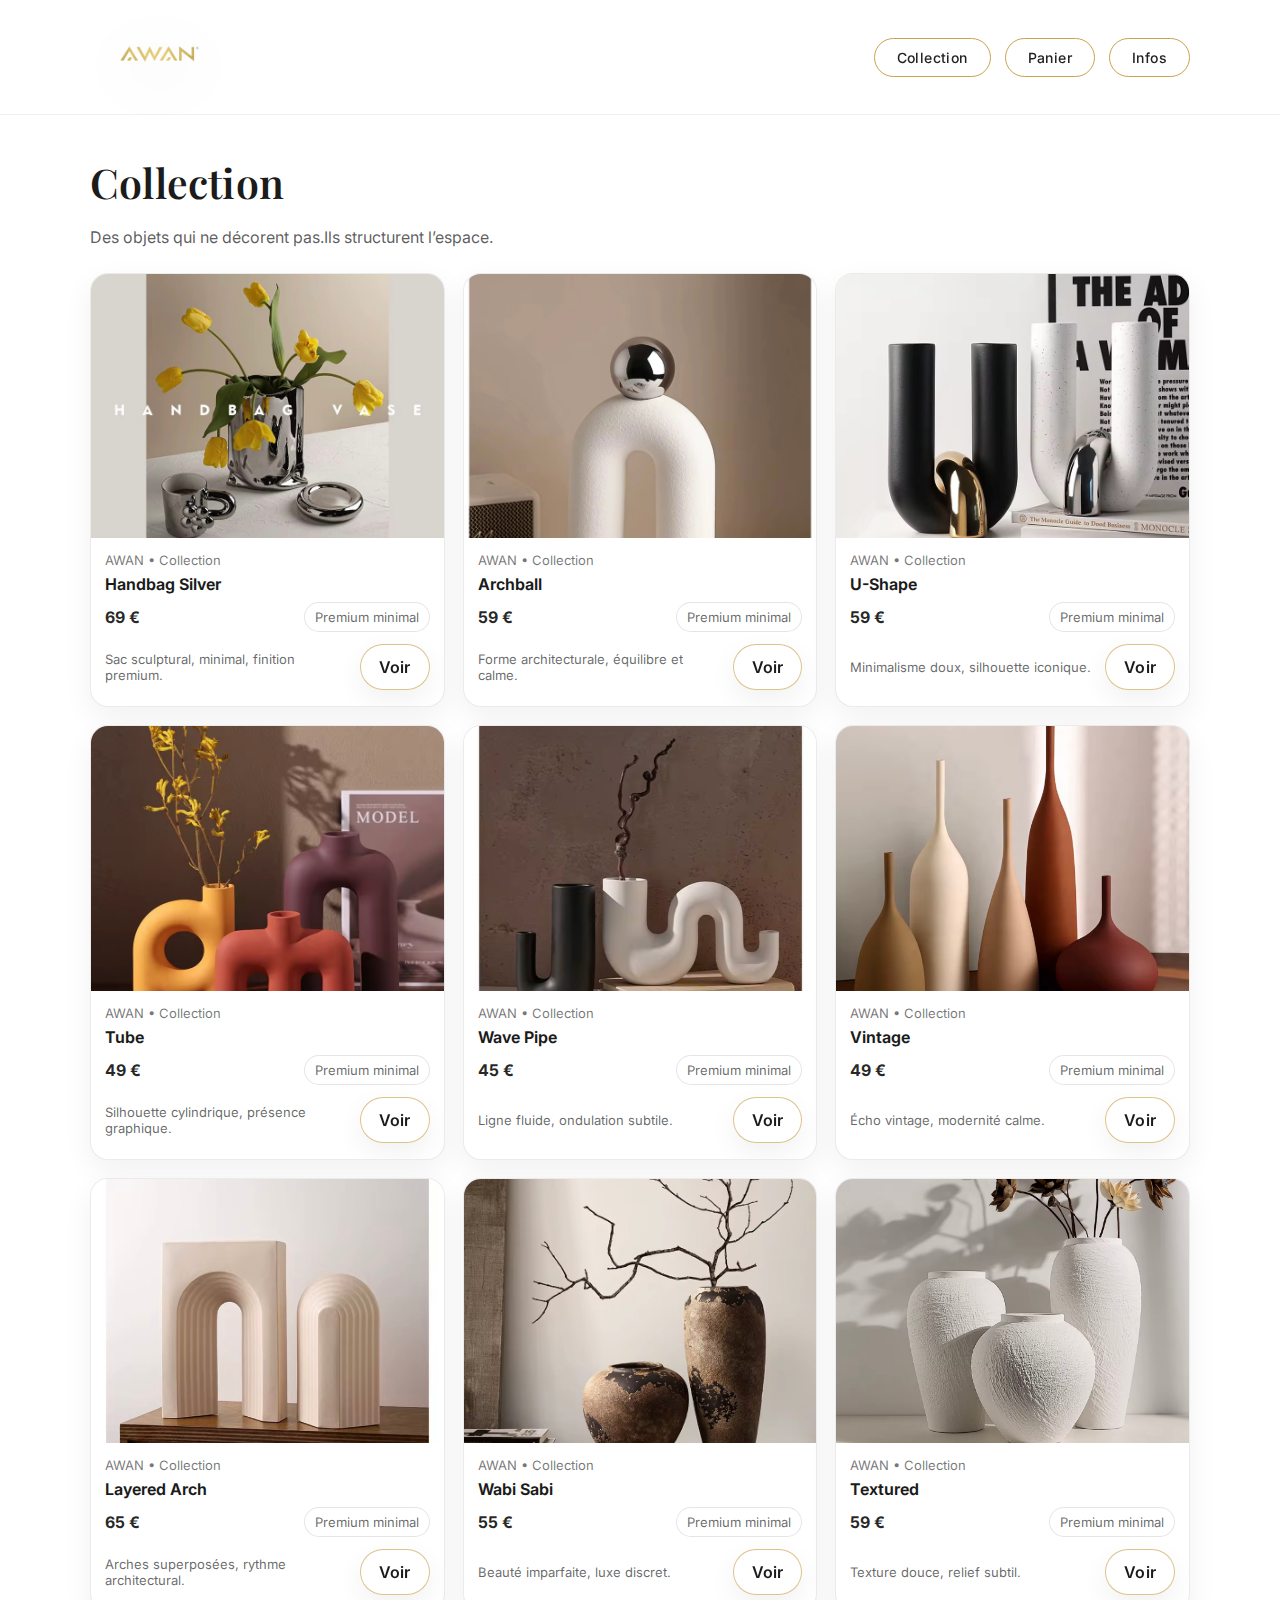
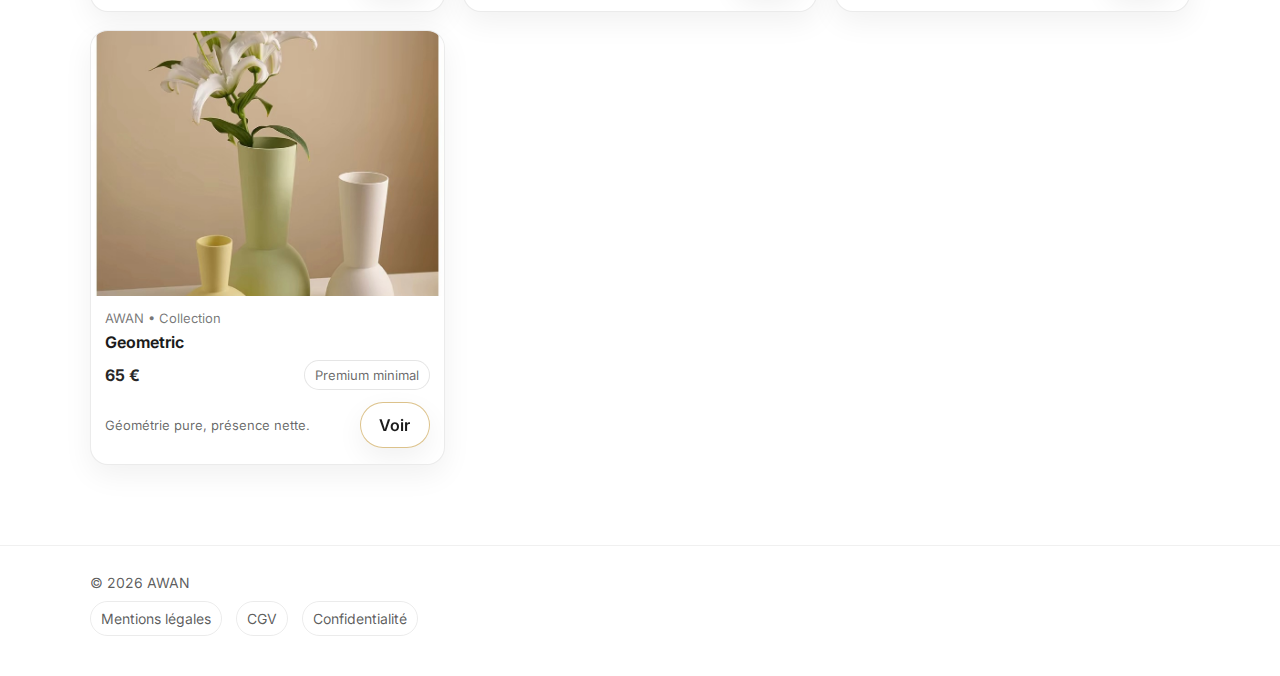
<file: collection.html>
<!doctype html>
<html lang="fr">
<head>
  <meta charset="utf-8">
  <meta name="viewport" content="width=device-width, initial-scale=1">
  <title>AWAN — Collection</title>

  <link rel="preconnect" href="https://fonts.googleapis.com">
  <link rel="preconnect" href="https://fonts.gstatic.com" crossorigin>
  <link href="https://fonts.googleapis.com/css2?family=Inter:wght@300;400;500;600;700&family=Playfair+Display:wght@500;600&display=swap" rel="stylesheet">

  <link rel="stylesheet" href="style.css">
  <script src="data.js"></script>
  <script src="app.js" defer></script>
</head>
<body data-page="collection">
  <header class="topbar">
    <div class="container inner">
      <a class="brand" href="index.html"><img src="logo.png" alt="AWAN"></a>
      <nav class="nav">
        <a href="collection.html">Collection</a>
        <a href="cart.html">Panier <span id="cartCount" class="badge" style="display:none;margin-left:6px;"></span></a>
        <a href="legal.html">Infos</a>
      </nav>
    </div>
  </header>

  <main class="page">
    <div class="container">
      <div class="h1">Collection</div>
      <p class="lead">
        Des objets qui ne décorent pas.Ils structurent l’espace.
      </p>

      <section id="collectionGrid" class="grid" aria-label="Liste produits"></section>
    </div>
  </main>

  <footer class="footer">
    <div class="container">
      <div>© <span id="y"></span> AWAN</div>
      <div class="links">
        <a href="legal.html">Mentions légales</a>
        <a href="cgv.html">CGV</a>
        <a href="privacy.html">Confidentialité</a>
      </div>
    </div>
  </footer>

  <script>document.getElementById("y").textContent = new Date().getFullYear();</script>
</body>
</html>
</file>
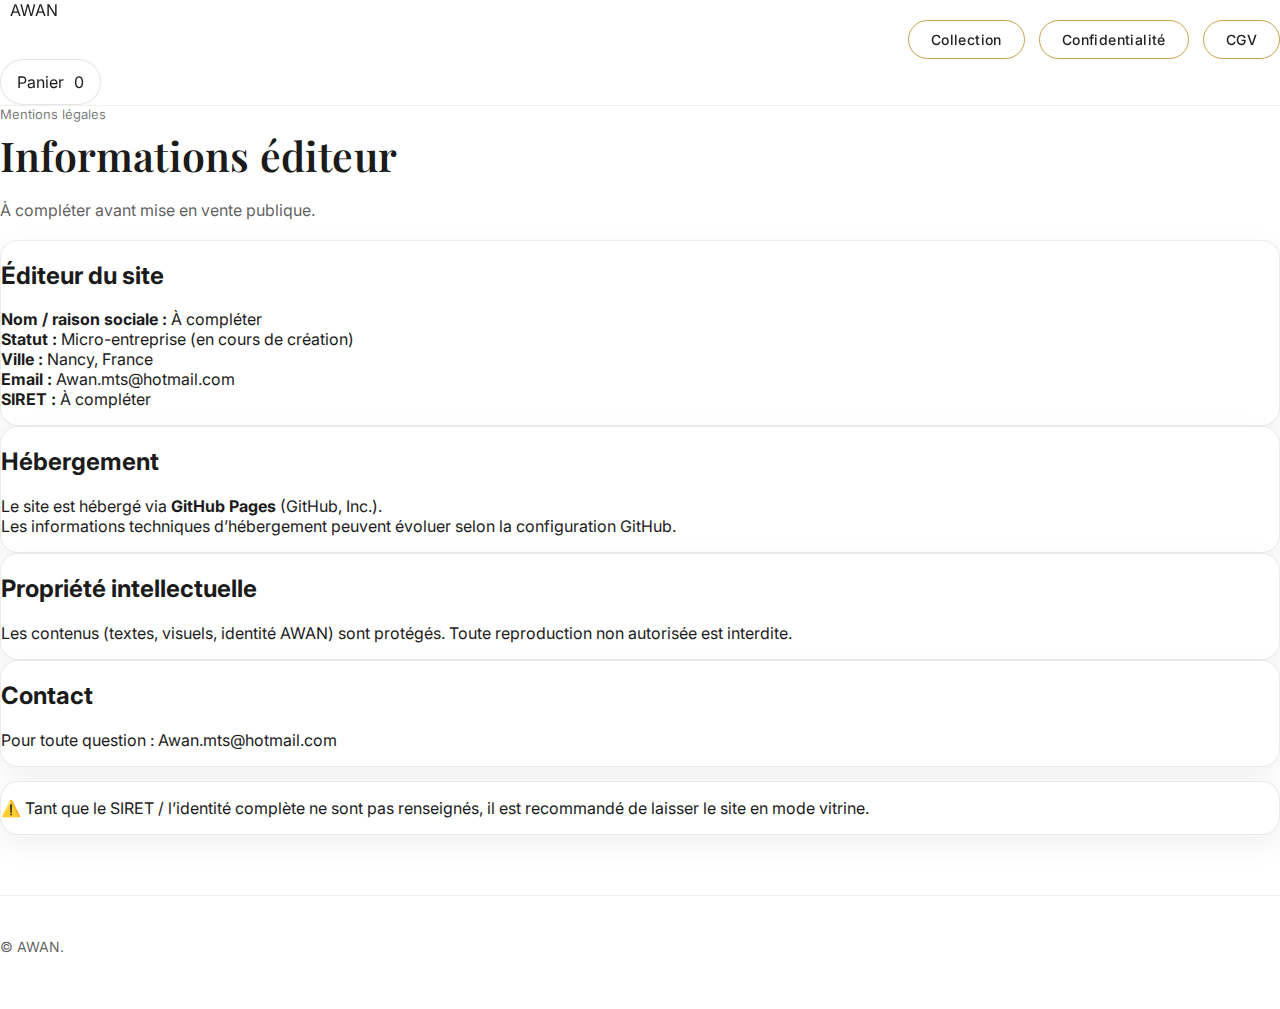
<file: legal.html>
<!doctype html>
<html lang="fr">
<head>
  <meta charset="utf-8" />
  <meta name="viewport" content="width=device-width,initial-scale=1" />
  <title>AWAN — Mentions légales</title>
  <meta name="description" content="Mentions légales AWAN." />
  <link rel="preconnect" href="https://fonts.googleapis.com">
  <link rel="preconnect" href="https://fonts.gstatic.com" crossorigin>
  <link href="https://fonts.googleapis.com/css2?family=Inter:wght@300;400;500;600&family=Playfair+Display:wght@500;600&display=swap" rel="stylesheet">
  <link rel="stylesheet" href="style.css" />
</head>

<body>
  <header class="topbar">
    <div class="wrap topbar-inner">
      <a class="brand" href="index.html"><span class="dot"></span><span>AWAN</span></a>
      <nav class="nav">
        <a class="pill" href="collection.html">Collection</a>
        <a class="pill" href="privacy.html">Confidentialité</a>
        <a class="pill" href="cgv.html">CGV</a>
      </nav>
      <div class="right">
        <a class="pill" href="cart.html">Panier <span class="count" id="cartCount">0</span></a>
      </div>
    </div>
  </header>

  <main class="wrap">
    <section class="section">
      <div class="section-head">
        <div>
          <div class="kicker"><span class="kline"></span> Mentions légales</div>
          <h1 class="h1">Informations éditeur</h1>
          <p class="lead">À compléter avant mise en vente publique.</p>
        </div>
      </div>

      <div class="legal-grid">
        <div class="card pad">
          <h2 class="h2">Éditeur du site</h2>
          <p class="muted">
            <b>Nom / raison sociale :</b> À compléter<br/>
            <b>Statut :</b> Micro-entreprise (en cours de création)<br/>
            <b>Ville :</b> Nancy, France<br/>
            <b>Email :</b> <a href="mailto:Awan.mts@hotmail.com">Awan.mts@hotmail.com</a><br/>
            <b>SIRET :</b> À compléter<br/>
          </p>
        </div>

        <div class="card pad">
          <h2 class="h2">Hébergement</h2>
          <p class="muted">
            Le site est hébergé via <b>GitHub Pages</b> (GitHub, Inc.).<br/>
            Les informations techniques d’hébergement peuvent évoluer selon la configuration GitHub.
          </p>
        </div>

        <div class="card pad">
          <h2 class="h2">Propriété intellectuelle</h2>
          <p class="muted">
            Les contenus (textes, visuels, identité AWAN) sont protégés. Toute reproduction non autorisée est interdite.
          </p>
        </div>

        <div class="card pad">
          <h2 class="h2">Contact</h2>
          <p class="muted">
            Pour toute question : <a href="mailto:Awan.mts@hotmail.com">Awan.mts@hotmail.com</a>
          </p>
        </div>
      </div>

      <div class="card pad" style="margin-top:14px;">
        <p class="fineprint">
          ⚠️ Tant que le SIRET / l’identité complète ne sont pas renseignés, il est recommandé de laisser le site en mode vitrine.
        </p>
      </div>
    </section>

    <footer class="footer">
      <p class="fineprint">© <span id="year"></span> AWAN.</p>
    </footer>
  </main>

  <script src="js/data.js"></script>
  <script src="js/app.js"></script>
</body>
</html>
</file>
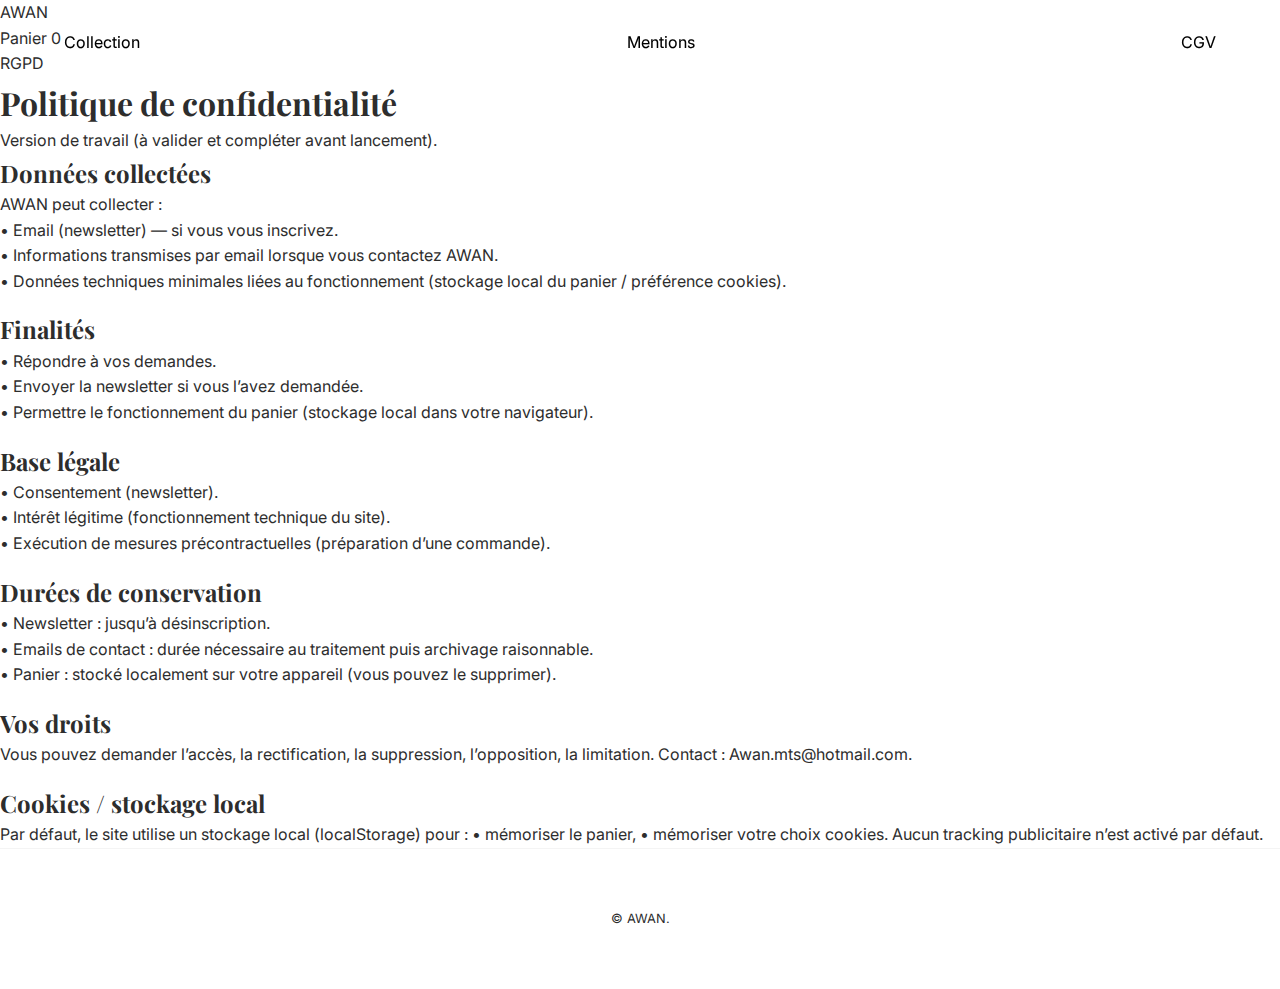
<file: privacy.html>
<!doctype html>
<html lang="fr">
<head>
  <meta charset="utf-8" />
  <meta name="viewport" content="width=device-width,initial-scale=1" />
  <title>AWAN — Politique de confidentialité</title>
  <meta name="description" content="Politique de confidentialité AWAN." />
  <link rel="preconnect" href="https://fonts.googleapis.com">
  <link rel="preconnect" href="https://fonts.gstatic.com" crossorigin>
  <link href="https://fonts.googleapis.com/css2?family=Inter:wght@300;400;500;600&family=Playfair+Display:wght@500;600&display=swap" rel="stylesheet">
  <link rel="stylesheet" href="css/style.css" />
</head>

<body>
  <header class="topbar">
    <div class="wrap topbar-inner">
      <a class="brand" href="index.html"><span class="dot"></span><span>AWAN</span></a>
      <nav class="nav">
        <a class="pill" href="collection.html">Collection</a>
        <a class="pill" href="legal.html">Mentions</a>
        <a class="pill" href="cgv.html">CGV</a>
      </nav>
      <div class="right">
        <a class="pill" href="cart.html">Panier <span class="count" id="cartCount">0</span></a>
      </div>
    </div>
  </header>

  <main class="wrap">
    <section class="section">
      <div class="section-head">
        <div>
          <div class="kicker"><span class="kline"></span> RGPD</div>
          <h1 class="h1">Politique de confidentialité</h1>
          <p class="lead">Version de travail (à valider et compléter avant lancement).</p>
        </div>
      </div>

      <div class="card pad">
        <h2 class="h2">Données collectées</h2>
        <p class="muted">
          AWAN peut collecter :<br/>
          • Email (newsletter) — si vous vous inscrivez.<br/>
          • Informations transmises par email lorsque vous contactez AWAN.<br/>
          • Données techniques minimales liées au fonctionnement (stockage local du panier / préférence cookies).
        </p>

        <h2 class="h2" style="margin-top:16px;">Finalités</h2>
        <p class="muted">
          • Répondre à vos demandes.<br/>
          • Envoyer la newsletter si vous l’avez demandée.<br/>
          • Permettre le fonctionnement du panier (stockage local dans votre navigateur).
        </p>

        <h2 class="h2" style="margin-top:16px;">Base légale</h2>
        <p class="muted">
          • Consentement (newsletter).<br/>
          • Intérêt légitime (fonctionnement technique du site).<br/>
          • Exécution de mesures précontractuelles (préparation d’une commande).
        </p>

        <h2 class="h2" style="margin-top:16px;">Durées de conservation</h2>
        <p class="muted">
          • Newsletter : jusqu’à désinscription.<br/>
          • Emails de contact : durée nécessaire au traitement puis archivage raisonnable.<br/>
          • Panier : stocké localement sur votre appareil (vous pouvez le supprimer).
        </p>

        <h2 class="h2" style="margin-top:16px;">Vos droits</h2>
        <p class="muted">
          Vous pouvez demander l’accès, la rectification, la suppression, l’opposition, la limitation.
          Contact : <a href="mailto:Awan.mts@hotmail.com">Awan.mts@hotmail.com</a>.
        </p>

        <h2 class="h2" style="margin-top:16px;">Cookies / stockage local</h2>
        <p class="muted">
          Par défaut, le site utilise un stockage local (localStorage) pour :
          • mémoriser le panier,
          • mémoriser votre choix cookies.
          Aucun tracking publicitaire n’est activé par défaut.
        </p>
      </div>
    </section>

    <footer class="footer">
      <p class="fineprint">© <span id="year"></span> AWAN.</p>
    </footer>
  </main>

  <script src="js/data.js"></script>
  <script src="js/app.js"></script>
</body>
</html>
</file>
<file: css/style.css>
:root {
    --white: #ffffff;
    --bg-soft: #fcfcfc;
    --gold: #D4AF37; /* Teinte logo AWAN */
    --anthracite: #2d2d2d;
    --gray-light: #f4f4f4;
    --radius: 20px;
    --transition: all 0.6s cubic-bezier(0.16, 1, 0.3, 1);
}

* { margin: 0; padding: 0; box-sizing: border-box; }

body {
    font-family: 'Inter', sans-serif;
    background-color: var(--white);
    color: var(--anthracite);
    line-height: 1.6;
    overflow-x: hidden;
}

h1, h2, .premium-font { font-family: 'Playfair Display', serif; }

a { text-decoration: none; color: inherit; transition: var(--transition); }

/* Navigation */
nav {
    position: fixed;
    top: 0; width: 100%;
    padding: 30px 5%;
    display: flex;
    justify-content: space-between;
    align-items: center;
    z-index: 1000;
    mix-blend-mode: difference;
    color: white;
}

.nav-links a { margin-left: 30px; font-size: 0.9rem; letter-spacing: 1px; text-transform: uppercase; }

/* Accueil Slideshow */
#hero {
    position: relative;
    height: 100vh;
    display: flex;
    align-items: center;
    justify-content: center;
    overflow: hidden;
}

.slideshow-container {
    position: absolute;
    top: 0; left: 0; width: 100%; height: 100%;
    z-index: -2;
}

.slide {
    position: absolute;
    width: 100%; height: 100%;
    background-size: cover;
    background-position: center;
    opacity: 0;
    transition: opacity 2s ease-in-out;
}

.slide.active { opacity: 1; }

.overlay {
    position: absolute;
    top: 0; left: 0; width: 100%; height: 100%;
    background: rgba(255, 255, 255, 0.15);
    backdrop-filter: blur(2px);
    z-index: -1;
}

.hero-content { text-align: center; }
.logo-xxl { width: 60vw; max-width: 800px; filter: drop-shadow(0 10px 20px rgba(0,0,0,0.1)); }
.slogan { margin: 20px 0; font-style: italic; opacity: 0.8; letter-spacing: 3px; }

/* Boutons */
.btn-gold {
    padding: 15px 40px;
    border: 1px solid var(--gold);
    border-radius: 40px;
    background: transparent;
    color: var(--anthracite);
    font-size: 0.8rem;
    letter-spacing: 2px;
    text-transform: uppercase;
    display: inline-block;
    margin: 10px;
}

.btn-gold:hover { background: var(--gold); color: white; }

/* Grille Collection */
.container { max-width: 1400px; margin: 120px auto; padding: 0 5%; }
.grid { display: grid; grid-template-columns: repeat(auto-fill, minmax(300px, 1fr)); gap: 40px; }

.product-card {
    background: var(--bg-soft);
    border-radius: var(--radius);
    padding: 20px;
    text-align: center;
}

.product-card img {
    width: 100%; height: 400px;
    object-fit: cover;
    border-radius: calc(var(--radius) - 10px);
    margin-bottom: 20px;
}

/* Footer */
footer { padding: 60px 5%; border-top: 1px solid var(--gray-light); text-align: center; font-size: 0.8rem; }
footer a { margin: 0 15px; opacity: 0.6; }

/* Mobile */
@media (max-width: 768px) {
    .logo-xxl { width: 85vw; }
    nav { padding: 20px; }
}
</file>
<file: style.css>
:root{
  --bg: #ffffff;
  --text: #1b1b1b;
  --muted: #6d6d6d;
  /* Doré proche de ton logo (ajuste si besoin) */
  --gold: #C9A24D;

  --radius: 18px;
  --radius-sm: 14px;
  --shadow: 0 14px 40px rgba(10,10,10,.08);
  --shadow-soft: 0 10px 30px rgba(10,10,10,.06);
  --border: rgba(20,20,20,.10);
}

*{ box-sizing:border-box; }
html,body{ height:100%; }
body{
  margin:0;
  font-family: Inter, system-ui, -apple-system, Segoe UI, Roboto, Arial, sans-serif;
  color:var(--text);
  background:var(--bg);
  overflow-x:hidden;
}

a{ color:inherit; text-decoration:none; }
img{ max-width:100%; display:block; }

.container{
  width:min(1100px, 92vw);
  margin:0 auto;
}

.topbar{
  position:sticky;
  top:0;
  z-index:50;
  background:rgba(255,255,255,.82);
  backdrop-filter: blur(10px);
  border-bottom:1px solid rgba(0,0,0,.06);
}

.topbar .inner{
  display:flex;
  align-items:center;
  justify-content:space-between;
  padding:12px 0;
  gap:12px;
}

.brand{
  display:flex;
  align-items:center;
  gap:10px;
  min-width:160px;
}
.brand img{
  height:90px;
  width:auto;
  filter: drop-shadow(0 12px 30px rgba(0,0,0,.14));
}
.nav{
  display:flex;
  gap:14px;
  align-items:center;
  flex-wrap:wrap;
  justify-content:flex-end;
}
.nav a{
  display:inline-flex;
  align-items:center;
  justify-content:center;

  padding:10px 22px;
  border-radius:999px;

  border:1.5px solid var(--gold);
  color:#222;
  font-weight:500;
  font-size:14px;
  letter-spacing:.4px;

  background:rgba(255,255,255,0.55);
  backdrop-filter: blur(6px);

  transition:all .25s ease;
}

.nav a:hover{
  background:var(--gold);
  color:white;
  box-shadow:0 6px 18px rgba(0,0,0,0.08);
}

.pill{
  display:inline-flex;
  align-items:center;
  justify-content:center;
  gap:10px;
  padding:12px 16px;
  border-radius:999px;
  border:1px solid rgba(0,0,0,.10);
  background:rgba(255,255,255,.74);
  backdrop-filter: blur(10px);
  transition: all .18s ease;
  cursor:pointer;
}

.btn{
  display:inline-flex;
  align-items:center;
  justify-content:center;
  gap:10px;
  padding:12px 18px;
  border-radius:999px;
  border:1px solid color-mix(in srgb, var(--gold) 65%, transparent);
  background:rgba(255,255,255,.72);
  backdrop-filter: blur(10px);
  box-shadow: 0 10px 28px rgba(0,0,0,.06);
  transition: all .18s ease;
  font-weight:600;
  letter-spacing:.2px;
}
.btn:hover{
  transform: translateY(-1px);
  background: color-mix(in srgb, var(--gold) 10%, white);
  box-shadow: 0 14px 34px rgba(0,0,0,.09);
}
.btn:active{ transform: translateY(0px); }

.btn.primary{
  background: color-mix(in srgb, var(--gold) 12%, white);
}

.footer{
  margin-top:60px;
  padding:28px 0 40px;
  border-top:1px solid rgba(0,0,0,.06);
  color:rgba(0,0,0,.65);
  font-size:14px;
}
.footer .links{
  display:flex;
  gap:14px;
  flex-wrap:wrap;
  margin-top:10px;
}
.footer .links a{
  padding:8px 10px;
  border-radius:999px;
  border:1px solid rgba(0,0,0,.08);
}
.footer .links a:hover{
  border-color: color-mix(in srgb, var(--gold) 60%, rgba(0,0,0,.08));
  background: rgba(0,0,0,.03);
}

.page{
  padding:34px 0 20px;
}
.h1{
  font-family: "Playfair Display", Georgia, serif;
  font-weight:600;
  letter-spacing:.2px;
  margin: 6px 0 8px;
  font-size: clamp(28px, 3.2vw, 42px);
}
.lead{
  color:rgba(0,0,0,.65);
  max-width:70ch;
  line-height:1.6;
}

.grid{
  margin-top:22px;
  display:grid;
  grid-template-columns: repeat(3, 1fr);
  gap:18px;
}
@media (max-width: 980px){
  .grid{ grid-template-columns: repeat(2, 1fr); }
}
@media (max-width: 640px){
  .grid{ grid-template-columns: 1fr; }
  .nav{ gap:8px; }
}

.card{
  border:1px solid rgba(0,0,0,.08);
  border-radius: var(--radius);
  overflow:hidden;
  background:#fff;
  box-shadow: var(--shadow-soft);
  transition: transform .18s ease, box-shadow .18s ease;
}
.card:hover{
  transform: translateY(-2px);
  box-shadow: var(--shadow);
}
.card .media{
  aspect-ratio: 4/3;
  background: #f3f3f3;
  position:relative;
  overflow:hidden;
}
.card .media img{
  width:100%;
  height:100%;
  object-fit:cover;
  transform: scale(1.02);
}
.card .body{
  padding:14px 14px 16px;
}
.kicker{
  color:rgba(0,0,0,.55);
  font-size:13px;
}
.title{
  margin:6px 0 8px;
  font-weight:650;
}
.price{
  font-weight:700;
  color:rgba(0,0,0,.85);
}
.card .actions{
  margin-top:12px;
  display:flex;
  justify-content:space-between;
  align-items:center;
  gap:10px;
}

.product{
  display:grid;
  grid-template-columns: 1.15fr .85fr;
  gap:22px;
  margin-top:22px;
}
@media (max-width: 920px){
  .product{ grid-template-columns: 1fr; }
}
.gallery{
  border-radius: var(--radius);
  overflow:hidden;
  border:1px solid rgba(0,0,0,.08);
  box-shadow: var(--shadow-soft);
  background:#fff;
}
.gallery .main{
  aspect-ratio: 4/3;
  background:#f3f3f3;
}
.gallery .main img{
  width:100%;
  height:100%;
  object-fit:cover;
}
.thumbs{
  display:flex;
  gap:10px;
  padding:12px;
  border-top:1px solid rgba(0,0,0,.06);
}
.thumb{
  width:74px;
  height:56px;
  border-radius:12px;
  overflow:hidden;
  border:1px solid rgba(0,0,0,.10);
  cursor:pointer;
  background:#f5f5f5;
  transition: transform .15s ease;
}
.thumb:hover{ transform: translateY(-1px); }
.thumb img{ width:100%; height:100%; object-fit:cover; }

.panel{
  border:1px solid rgba(0,0,0,.08);
  border-radius: var(--radius);
  background:#fff;
  box-shadow: var(--shadow-soft);
  padding:18px;
}
.panel .desc{
  color: rgba(0,0,0,.66);
  line-height: 1.65;
}

.row{
  display:flex;
  align-items:center;
  justify-content:space-between;
  gap:12px;
  flex-wrap:wrap;
}

.badge{
  display:inline-flex;
  padding:6px 10px;
  border-radius:999px;
  border:1px solid rgba(0,0,0,.10);
  color: rgba(0,0,0,.60);
  font-size:13px;
  background: rgba(255,255,255,.8);
}

/* CART */
.cart{
  margin-top:22px;
  display:grid;
  grid-template-columns: 1fr .6fr;
  gap:18px;
}
@media (max-width: 920px){
  .cart{ grid-template-columns: 1fr; }
}
.line{
  display:flex;
  gap:12px;
  padding:12px;
  border:1px solid rgba(0,0,0,.08);
  border-radius: var(--radius);
  background:#fff;
  box-shadow: var(--shadow-soft);
}
.line .img{
  width:92px; height:72px;
  border-radius: 14px;
  overflow:hidden;
  background:#f3f3f3;
  border:1px solid rgba(0,0,0,.08);
}
.line .img img{ width:100%; height:100%; object-fit:cover; }
.line .meta{ flex:1; min-width: 220px; }
.small{ font-size:13px; color:rgba(0,0,0,.60); }
.qty{
  display:flex;
  gap:8px;
  align-items:center;
}
.qty button{
  width:36px; height:36px;
  border-radius: 12px;
  border:1px solid rgba(0,0,0,.10);
  background:#fff;
  cursor:pointer;
}
.qty button:hover{
  border-color: color-mix(in srgb, var(--gold) 60%, rgba(0,0,0,.10));
}
.qty span{ min-width:22px; text-align:center; font-weight:650; }

hr.sep{
  border:0;
  border-top:1px solid rgba(0,0,0,.08);
  margin:16px 0;
}

/* HOME HERO */
.hero{
  min-height: calc(100vh - 58px);
  position:relative;
  overflow:hidden;
}
.hero .bg{
  position:absolute;
  inset:0;
  background:#ddd center/cover no-repeat;
  transform: scale(1.02);
  transition: opacity 1.4s ease;
}
.hero .veil{
  background: rgba(255,255,255,.23);
  backdrop-filter: blur(2px);
}
.hero .content{
  position:relative;
  min-height: calc(100vh - 58px);
  display:grid;
  place-items:center;
  text-align:center;
  padding: 28px 0;
}
.logo-xxl{
  width:min(1200px, 92vw);
  height:auto;
  filter: drop-shadow(0 22px 60px rgba(0,0,0,.16));
}
.slogan{
  margin-top:14px;
  color: rgba(0,0,0,.55);
  letter-spacing:.6px;
  font-size: 14px;
}
.hero .cta{
  margin-top:22px;
  display:flex;
  gap:12px;
  justify-content:center;
  flex-wrap:wrap;
}
</file>
